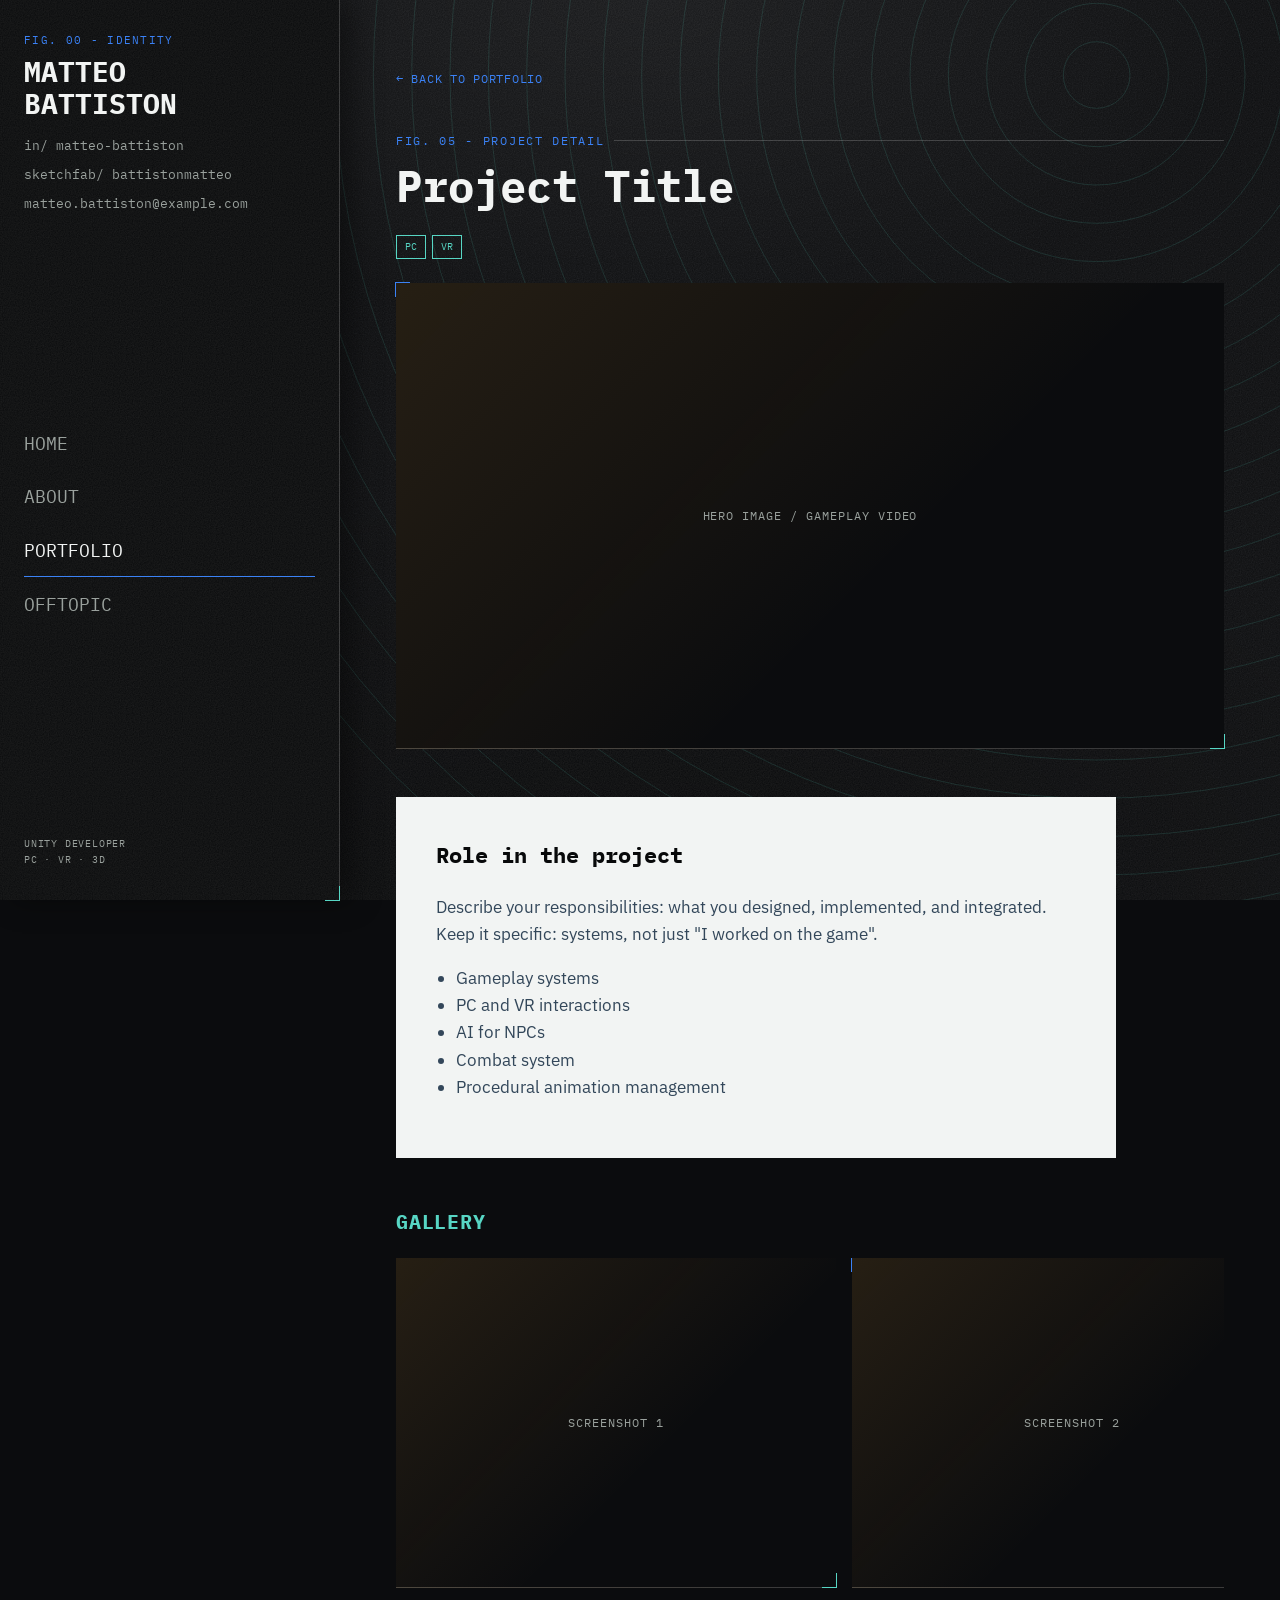
<file: project-example.html>
<!DOCTYPE html>
<html lang="en">
<head>
<meta charset="UTF-8">
<meta name="viewport" content="width=device-width, initial-scale=1.0">
<link rel="icon" type="image/svg+xml" href="assets/favicon.svg">
<title>Project Title - Matteo Battiston</title>
<link rel="preconnect" href="https://fonts.googleapis.com">
<link href="https://fonts.googleapis.com/css2?family=Space+Grotesk:wght@500;700&family=IBM+Plex+Sans:wght@400;500&family=IBM+Plex+Mono:wght@400;500&display=swap" rel="stylesheet">
<link rel="stylesheet" href="css/style.css">
</head>
<body>

<div class="layout">

  <!-- ============ SIDEBAR (same as index.html) ============ -->
  <aside class="sidebar crosshair">
    <div>
      <div class="sidebar__id">FIG. 00 - IDENTITY</div>
      <h1 class="sidebar__name">Matteo<br>Battiston</h1>
      <div class="sidebar__contact">
        <a href="https://linkedin.com/in/matteo-battiston" target="_blank" rel="noopener">in/ matteo-battiston</a>
        <a href="https://sketchfab.com/battistonmatteo" target="_blank" rel="noopener">sketchfab/ battistonmatteo</a>
        <a href="mailto:matteo.battiston@example.com">matteo.battiston@example.com</a>
      </div>
    </div>

    <nav class="sidebar__nav">
      <a href="index.html#home">Home</a>
      <a href="index.html#about">About</a>
      <a href="index.html#portfolio" class="is-active">Portfolio</a>
      <a href="index.html#offtopic">Offtopic</a>
    </nav>

    <div class="sidebar__footer">Unity Developer<br>PC · VR · 3D</div>
  </aside>

  <!-- ============ MAIN ============ -->
  <main class="main">

    <section class="section" style="margin-bottom: 40px;">
      <a href="index.html#portfolio" class="project-card__link">← Back to portfolio</a>
    </section>

    <section class="section" style="margin-bottom: 48px;">
      <div class="eyebrow">FIG. 05 - PROJECT DETAIL</div>
      <h2 class="section__title">Project Title</h2>
      <div class="project-card__tags" style="margin-bottom: 24px;">
        <span>PC</span><span>VR</span>
      </div>

      <!-- HERO MEDIA -->
      <div class="project-card__media crosshair" style="aspect-ratio: 16/9; margin-bottom: 48px;">
        <!-- Replace with <img> or <video controls> -->
        HERO IMAGE / GAMEPLAY VIDEO
      </div>

      <!-- ROLE / DESCRIPTION BLOCK -->
      <div style="background: var(--paper); color: var(--ink-blue-deep); padding: 40px; max-width: 720px;">
        <h3 style="font-family: var(--font-display); font-size: 22px; margin-top:0;">Role in the project</h3>
        <p style="color: #33475a;">
          Describe your responsibilities: what you designed, implemented, and integrated.
          Keep it specific: systems, not just "I worked on the game".
        </p>
        <ul style="color: #33475a; padding-left: 20px;">
          <li>Gameplay systems</li>
          <li>PC and VR interactions</li>
          <li>AI for NPCs</li>
          <li>Combat system</li>
          <li>Procedural animation management</li>
        </ul>
      </div>

      <!-- ADDITIONAL GALLERY - scroll-gallery autoplays and pauses on manual
           scroll (see js/main.js); img/video inside get lightbox zoom for free -->
      <h3 style="font-family: var(--font-mono); font-size: 20px; text-transform: uppercase; letter-spacing: 0.04em; color: var(--cyan-tag); margin: 48px 0 20px;">Gallery</h3>
      <div class="scroll-gallery">
        <div class="scroll-gallery__item project-card__media crosshair" style="aspect-ratio: 4/3;">SCREENSHOT 1</div>
        <div class="scroll-gallery__item project-card__media crosshair" style="aspect-ratio: 4/3;">SCREENSHOT 2</div>
        <div class="scroll-gallery__item project-card__media crosshair" style="aspect-ratio: 4/3;">SCREENSHOT 3</div>
      </div>
    </section>

  </main>
</div>

<script src="js/main.js"></script>
</body>
</html>
</file>
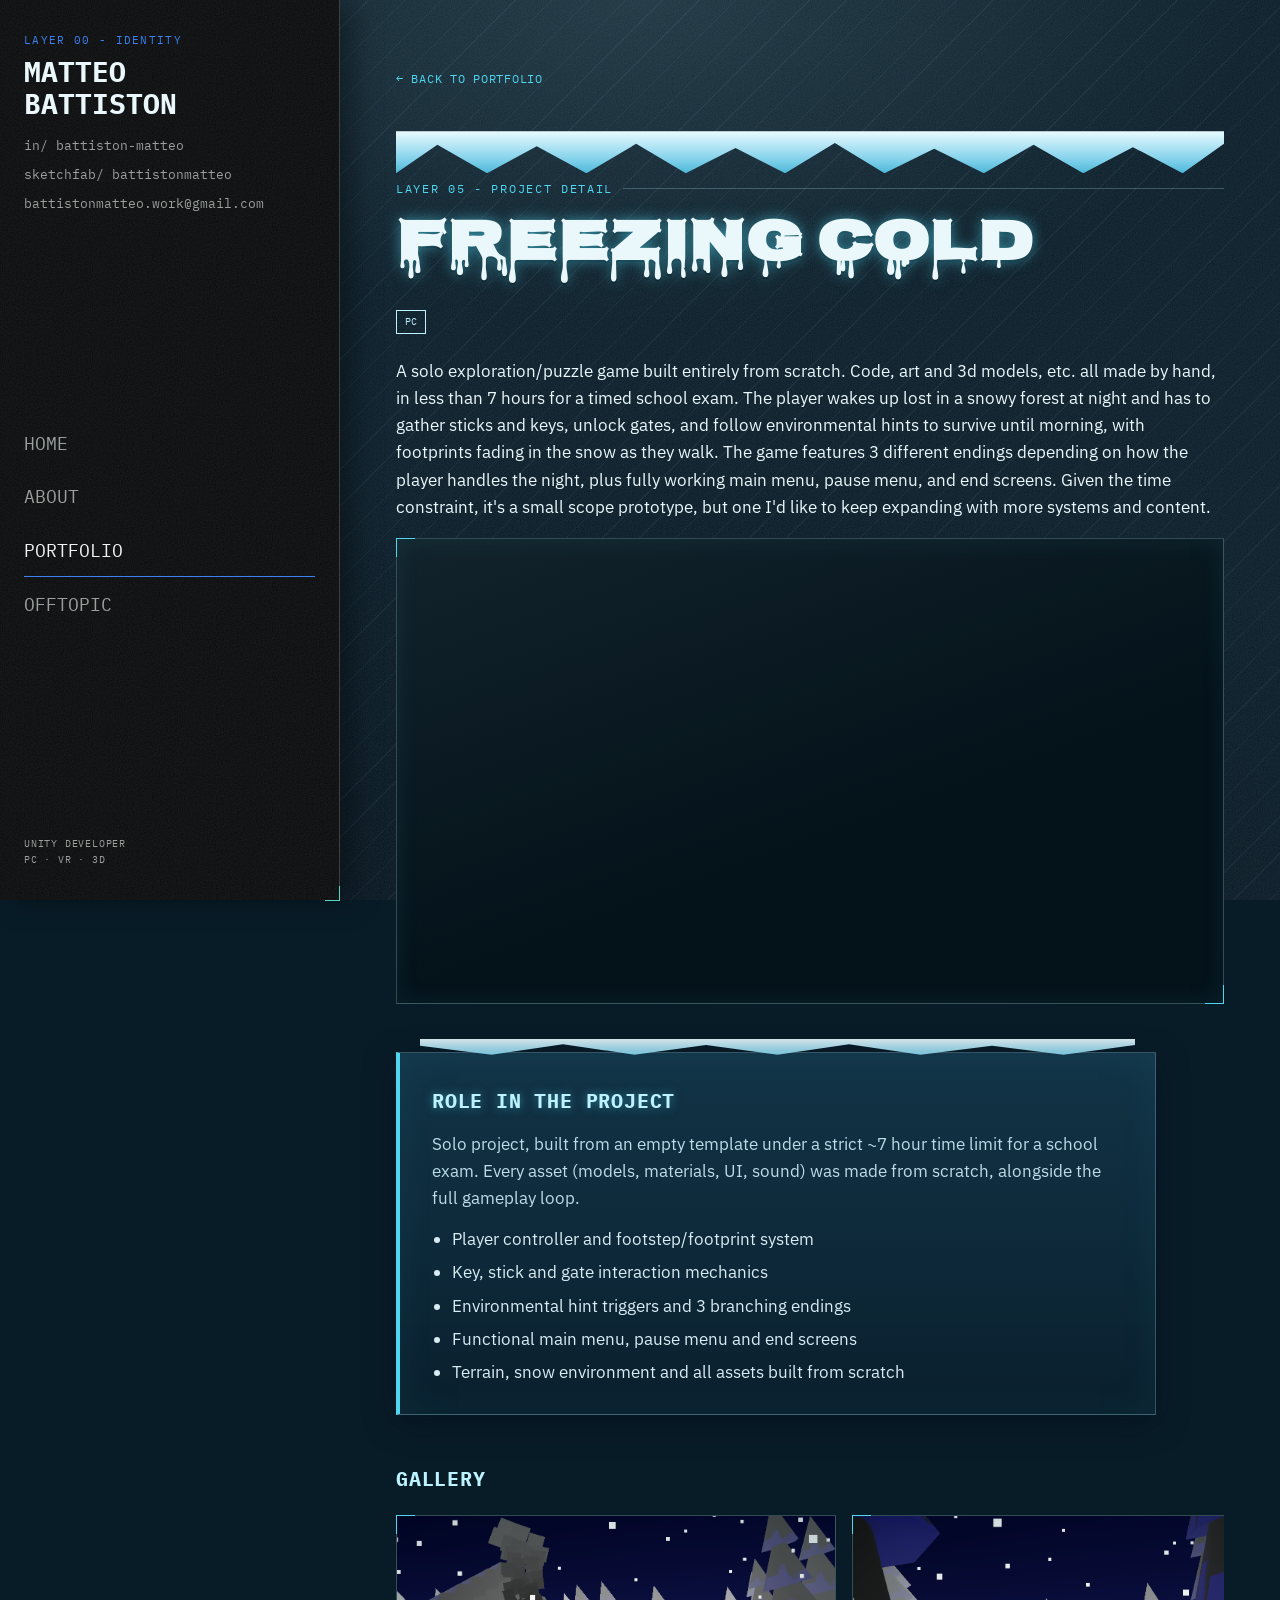
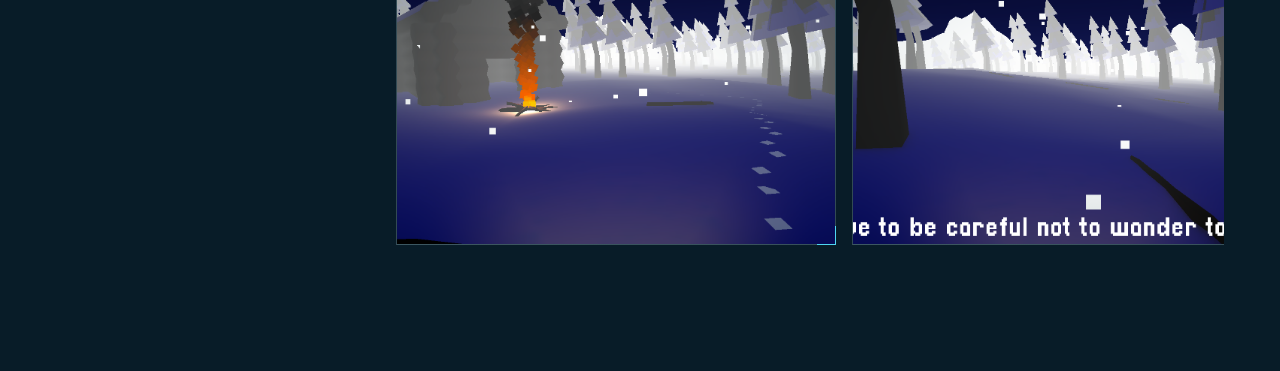
<file: project-freezingcold.html>
<!DOCTYPE html>
<html lang="en">
<head>
<meta charset="UTF-8">
<meta name="viewport" content="width=device-width, initial-scale=1.0">
<link rel="icon" type="image/svg+xml" href="assets/favicon.svg">
<title>Freezing Cold - Matteo Battiston</title>
<link rel="preconnect" href="https://fonts.googleapis.com">
<link href="https://fonts.googleapis.com/css2?family=Space+Grotesk:wght@500;700&family=IBM+Plex+Sans:wght@400;500&family=IBM+Plex+Mono:wght@400;500&family=Nosifer&display=swap" rel="stylesheet">
<link rel="stylesheet" href="css/style.css">
<link rel="stylesheet" href="css/theme-freezingcold.css">
</head>
<body class="theme-freezingcold">

<div class="layout">

  <!-- ============ SIDEBAR (same as index.html) ============ -->
  <aside class="sidebar crosshair">
    <div>
      <div class="sidebar__id">LAYER 00 - IDENTITY</div>
      <h1 class="sidebar__name">Matteo<br>Battiston</h1>
      <div class="sidebar__contact">
        <a href="https://www.linkedin.com/in/battiston-matteo/" target="_blank" rel="noopener">in/ battiston-matteo</a>
        <a href="https://sketchfab.com/battistonmatteo" target="_blank" rel="noopener">sketchfab/ battistonmatteo</a>
        <a href="mailto:battistonmatteo.work@gmail.com">battistonmatteo.work@gmail.com</a>
      </div>
    </div>

    <nav class="sidebar__nav">
      <a href="index.html#home">Home</a>
      <a href="index.html#about">About</a>
      <a href="index.html#portfolio" class="is-active">Portfolio</a>
      <a href="index.html#offtopic">Offtopic</a>
    </nav>

    <div class="sidebar__footer">Unity Developer<br>PC · VR · 3D</div>
  </aside>

  <!-- ============ MAIN ============ -->
  <main class="main">

    <section class="section" style="margin-bottom: 40px;">
      <a href="index.html#portfolio" class="project-card__link">← Back to portfolio</a>
    </section>

    <section class="section" style="margin-bottom: 48px;">
      <div class="eyebrow">LAYER 05 - PROJECT DETAIL</div>
      <h2 class="section__title">Freezing Cold</h2>
      <div class="project-card__tags" style="margin-bottom: 24px;">
        <span>PC</span>
      </div>
      <p style="max-width: 900px;">
        A solo exploration/puzzle game built entirely from scratch. Code, art and 3d models, etc. all made
        by hand, in less than 7 hours for a timed school exam.
        The player wakes up lost in a snowy forest at night and has to gather sticks and keys, unlock gates, and follow environmental
        hints to survive until morning, with footprints fading in the snow as they walk.
        The game features 3 different endings depending on how the player handles the night, plus fully working main menu, pause menu, and end screens.
        Given the time constraint, it's a small scope prototype, but one I'd like to keep expanding with more systems and content.
      </p>

      <div class="project-card__media crosshair" style="aspect-ratio: 16/9; margin-bottom: 8px;">
        <video src="assets/freezingcold/hero.mp4" autoplay muted loop playsinline></video>
      </div>
    </section>

    <section class="section" style="margin-bottom: 48px;">
      <div class="role-block">
        <h3>Role in the project</h3>
        <p>
          Solo project, built from an empty template under a strict ~7 hour time limit for a school exam.
          Every asset (models, materials, UI, sound) was made from scratch, alongside the full gameplay loop.
        </p>
        <ul>
          <li>Player controller and footstep/footprint system</li>
          <li>Key, stick and gate interaction mechanics</li>
          <li>Environmental hint triggers and 3 branching endings</li>
          <li>Functional main menu, pause menu and end screens</li>
          <li>Terrain, snow environment and all assets built from scratch</li>
        </ul>
      </div>
    </section>

    <section class="section" style="margin-bottom: 48px;">
      <h3 style="font-family: var(--font-mono); font-size: 20px; text-transform: uppercase; letter-spacing: 0.04em; color: var(--cyan-tag); margin: 0 0 20px;">Gallery</h3>
      <div class="scroll-gallery">
        <div class="scroll-gallery__item project-card__media crosshair" style="aspect-ratio: 4/3;">
          <img src="assets/freezingcold/cabin-fire.png" alt="Bonfire burning next to a cabin in a snowy pine forest at night">
        </div>
        <div class="scroll-gallery__item project-card__media crosshair" style="aspect-ratio: 4/3;">
          <img src="assets/freezingcold/wander-warning.png" alt="Snowy forest path with the on-screen line 'I have to be careful not to wander too far away'">
        </div>
        <div class="scroll-gallery__item project-card__media crosshair" style="aspect-ratio: 4/3;">
          <img src="assets/freezingcold/key-hint.png" alt="Locked gate hint pointing the player toward a cabin across the map">
        </div>
        <div class="scroll-gallery__item project-card__media crosshair" style="aspect-ratio: 4/3;">
          <video src="assets/freezingcold/locked-gate.mp4" autoplay muted loop playsinline></video>
        </div>
        <div class="scroll-gallery__item project-card__media crosshair" style="aspect-ratio: 4/3;">
          <video src="assets/freezingcold/green-vision.mp4" autoplay muted loop playsinline></video>
        </div>
      </div>
    </section>

  </main>
</div>

<script src="js/main.js"></script>
</body>
</html>
</file>
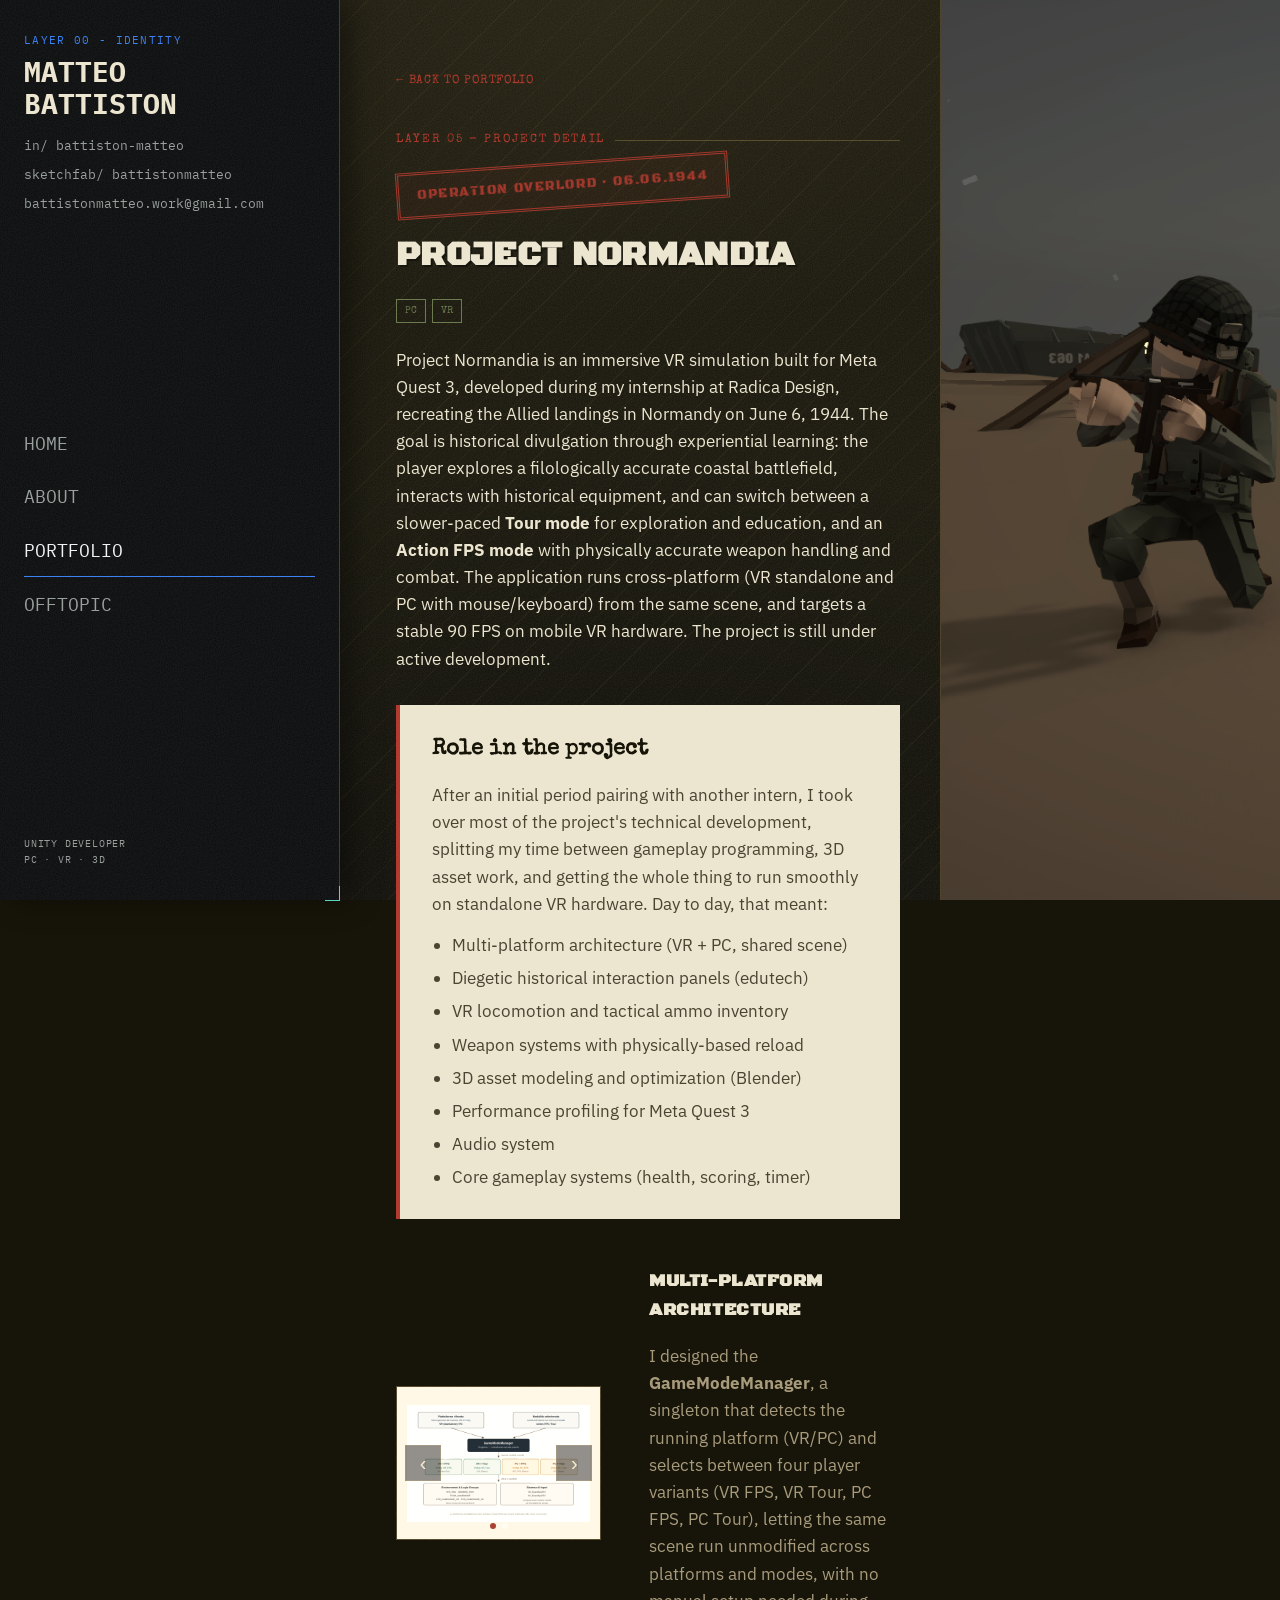
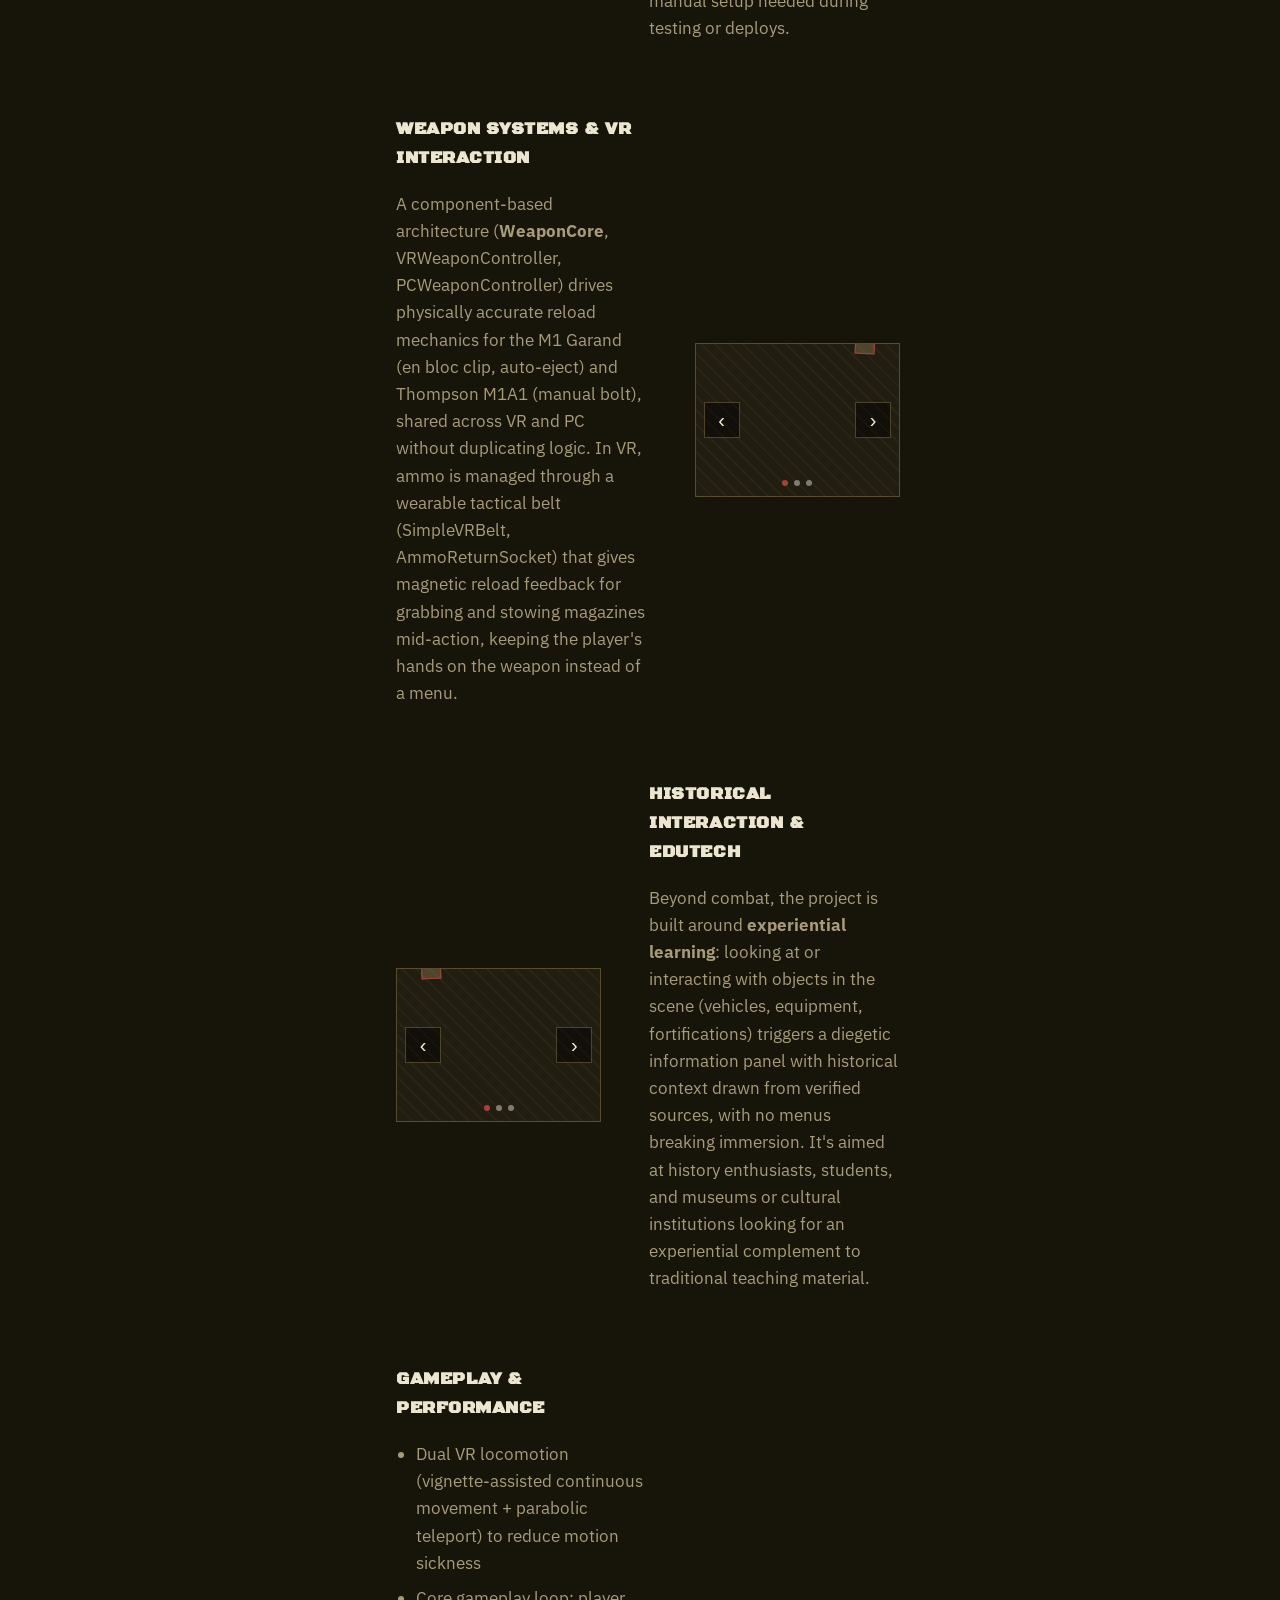
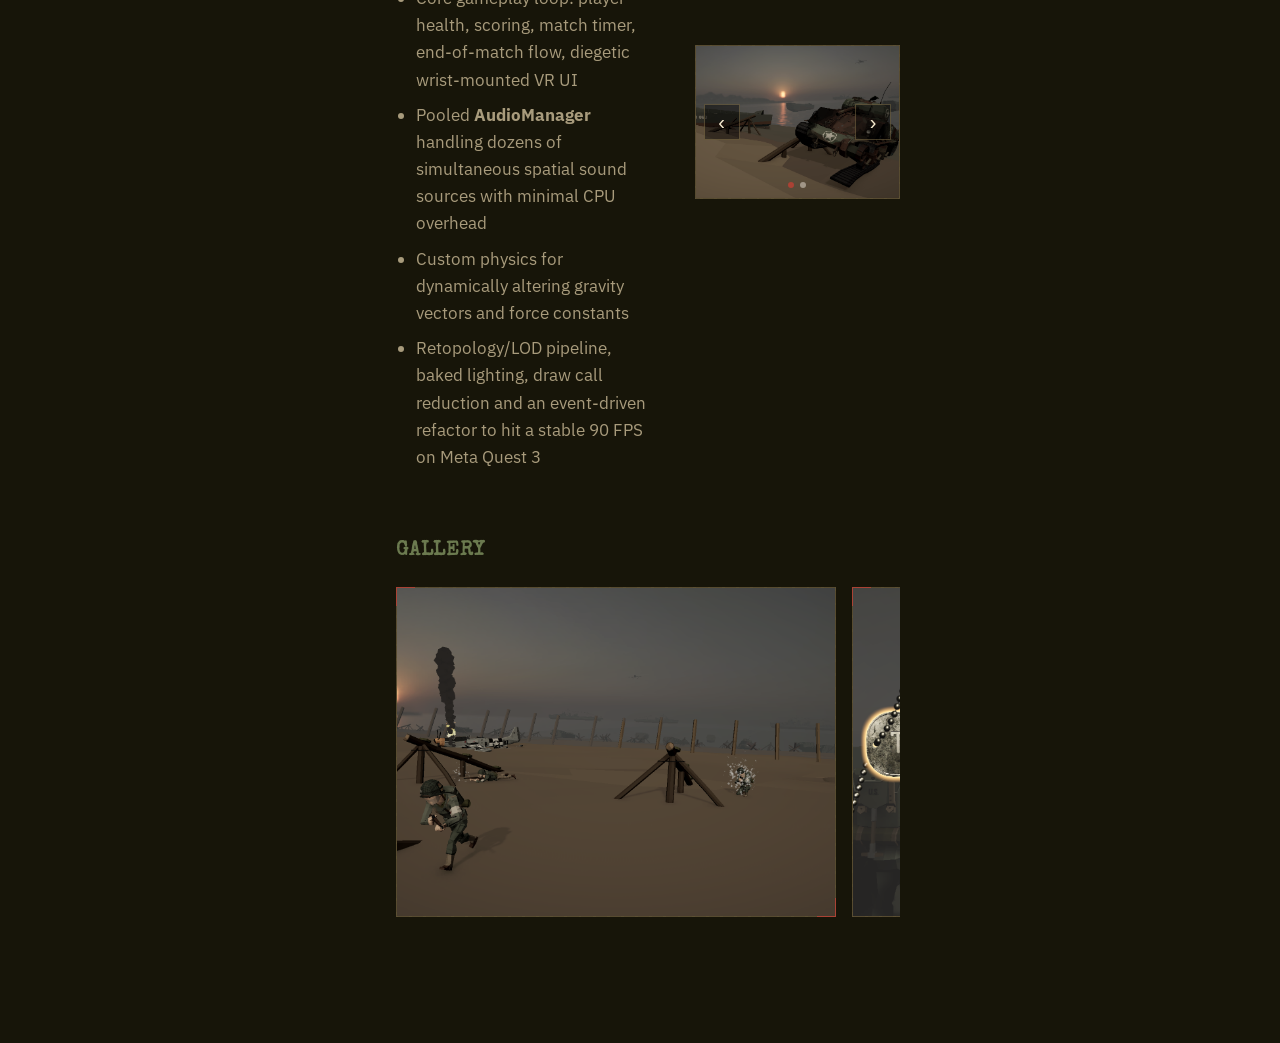
<file: project-normandia.html>
<!DOCTYPE html>
<html lang="en">
<head>
<meta charset="UTF-8">
<meta name="viewport" content="width=device-width, initial-scale=1.0">
<link rel="icon" type="image/svg+xml" href="assets/favicon.svg">
<title>Project Normandia - Matteo Battiston</title>
<link rel="preconnect" href="https://fonts.googleapis.com">
<link href="https://fonts.googleapis.com/css2?family=Space+Grotesk:wght@500;700&family=IBM+Plex+Sans:wght@400;500&family=IBM+Plex+Mono:wght@400;500&family=Black+Ops+One&family=Special+Elite&display=swap" rel="stylesheet">
<link rel="stylesheet" href="css/style.css">
<link rel="stylesheet" href="css/theme-normandia.css">
</head>
<body class="theme-normandia">

<div class="layout">

  <!-- ============ SIDEBAR (same as index.html) ============ -->
  <aside class="sidebar crosshair">
    <div>
      <div class="sidebar__id">LAYER 00 - IDENTITY</div>
      <h1 class="sidebar__name">Matteo<br>Battiston</h1>
      <div class="sidebar__contact">
        <a href="https://www.linkedin.com/in/battiston-matteo/" target="_blank" rel="noopener">in/ battiston-matteo</a>
        <a href="https://sketchfab.com/battistonmatteo" target="_blank" rel="noopener">sketchfab/ battistonmatteo</a>
        <a href="mailto:battistonmatteo.work@gmail.com">battistonmatteo.work@gmail.com</a>
      </div>
    </div>

    <nav class="sidebar__nav">
      <a href="index.html#home">Home</a>
      <a href="index.html#about">About</a>
      <a href="index.html#portfolio" class="is-active">Portfolio</a>
      <a href="index.html#offtopic">Offtopic</a>
    </nav>

    <div class="sidebar__footer">Unity Developer<br>PC · VR · 3D</div>
  </aside>

  <!-- ============ MAIN ============ -->
  <main class="main">

    <section class="section" style="margin-bottom: 40px;">
      <a href="index.html#portfolio" class="project-card__link">← Back to portfolio</a>
    </section>

    <section class="section" style="margin-bottom: 48px;">
      <div class="eyebrow">LAYER 05 - PROJECT DETAIL</div>
      <div class="stamp">Operation Overlord · 06.06.1944</div>
      <h2 class="section__title">Project Normandia</h2>
      <div class="project-card__tags" style="margin-bottom: 24px;">
        <span>PC</span><span>VR</span>
      </div>
      <p style="max-width: 900px;">
        Project Normandia is an immersive VR simulation built for Meta Quest 3, developed during
        my internship at Radica Design, recreating the Allied landings in Normandy on June 6, 1944.
        The goal is historical divulgation through experiential learning: the player explores a
        filologically accurate coastal battlefield, interacts with historical equipment, and can
        switch between a slower-paced <strong>Tour mode</strong> for exploration and education, and
        an <strong>Action FPS mode</strong> with physically accurate weapon handling and combat.
        The application runs cross-platform (VR standalone and PC with mouse/keyboard) from the
        same scene, and targets a stable 90 FPS on mobile VR hardware. The project is still under
        active development.
      </p>

      <div class="role-block">
        <h3>Role in the project</h3>
        <p>
          After an initial period pairing with another intern, I took over most of the project's
          technical development, splitting my time between gameplay programming, 3D asset work,
          and getting the whole thing to run smoothly on standalone VR hardware. Day to day, that meant:
        </p>
        <ul>
          <li>Multi-platform architecture (VR + PC, shared scene)</li>
          <li>Diegetic historical interaction panels (edutech)</li>
          <li>VR locomotion and tactical ammo inventory</li>
          <li>Weapon systems with physically-based reload</li>
          <li>3D asset modeling and optimization (Blender)</li>
          <li>Performance profiling for Meta Quest 3</li>
          <li>Audio system</li>
          <li>Core gameplay systems (health, scoring, timer)</li>
        </ul>
      </div>
    </section>

    <section class="section" style="margin-bottom: 48px;">

      <!-- ROW 1 - image left, text right -->
      <div class="detail-row">
        <div class="detail-row__media project-card__media crosshair gallery" style="aspect-ratio: 4/3;" data-gallery>
          <div class="gallery__track">
            <img src="assets/normandia/gmm-diagram.png" alt="GameModeManager architecture diagram: platform and mode detection, four player prefab variants, environment and input activation" style="object-fit: contain; background: #f4f1e8; padding: 10px;">
            <video src="assets/normandia/menu.mp4" autoplay muted loop playsinline></video>
          </div>
          <button type="button" class="gallery__arrow gallery__arrow--prev" aria-label="Previous image">&#8249;</button>
          <button type="button" class="gallery__arrow gallery__arrow--next" aria-label="Next image">&#8250;</button>
          <div class="gallery__dots"></div>
        </div>
        <div class="detail-row__text">
          <h3>Multi-platform architecture</h3>
          <p>
            I designed the <strong>GameModeManager</strong>, a singleton that detects the running
            platform (VR/PC) and selects between four player variants (VR FPS, VR Tour, PC FPS,
            PC Tour), letting the same scene run unmodified across platforms and modes, with no
            manual setup needed during testing or deploys.
          </p>
        </div>
      </div>

      <!-- ROW 2 - text left, image right -->
      <div class="detail-row is-reverse">
        <div class="detail-row__media project-card__media crosshair gallery" style="aspect-ratio: 4/3;" data-gallery>
          <div class="gallery__track">
            <video src="assets/normandia/belt-reload.mp4" autoplay muted loop playsinline></video>
            <img src="assets/normandia/weapons-closeup.png" alt="Close-up of the M1 Garand, Thompson M1A1, Lee-Enfield and StG 44 weapon models" style="object-position: 60% 45%;">
            <img src="assets/normandia/ammo-pouches-belt.png" alt="Tactical belt with four ammo pouches for the VR magazine reload system" style="object-position: 50% 45%;">
          </div>
          <button type="button" class="gallery__arrow gallery__arrow--prev" aria-label="Previous image">&#8249;</button>
          <button type="button" class="gallery__arrow gallery__arrow--next" aria-label="Next image">&#8250;</button>
          <div class="gallery__dots"></div>
        </div>
        <div class="detail-row__text">
          <h3>Weapon systems &amp; VR interaction</h3>
          <p>
            A component-based architecture (<strong>WeaponCore</strong>, VRWeaponController,
            PCWeaponController) drives physically accurate reload mechanics for the M1 Garand
            (en bloc clip, auto-eject) and Thompson M1A1 (manual bolt), shared across VR and PC
            without duplicating logic. In VR, ammo is managed through a wearable tactical belt
            (SimpleVRBelt, AmmoReturnSocket) that gives magnetic reload feedback for grabbing and
            stowing magazines mid-action, keeping the player's hands on the weapon instead of a menu.
          </p>
        </div>
      </div>

      <!-- ROW 3 - image left, text right -->
      <div class="detail-row">
        <div class="detail-row__media project-card__media crosshair gallery" style="aspect-ratio: 4/3;" data-gallery>
          <div class="gallery__track">
            <video src="assets/normandia/point-interaction.mp4" autoplay muted loop playsinline></video>
            <video src="assets/normandia/npc-interaction.mp4" autoplay muted loop playsinline></video>
            <img src="assets/normandia/tank-obstacles-interactable.png" alt="Sherman tank on the beach highlighted as an interactable object, ready to show historical context" style="object-position: 55% 55%;">
          </div>
          <button type="button" class="gallery__arrow gallery__arrow--prev" aria-label="Previous image">&#8249;</button>
          <button type="button" class="gallery__arrow gallery__arrow--next" aria-label="Next image">&#8250;</button>
          <div class="gallery__dots"></div>
        </div>
        <div class="detail-row__text">
          <h3>Historical interaction &amp; edutech</h3>
          <p>
            Beyond combat, the project is built around <strong>experiential learning</strong>: looking at
            or interacting with objects in the scene (vehicles, equipment, fortifications) triggers a
            diegetic information panel with historical context drawn from verified sources, with no
            menus breaking immersion. It's aimed at history enthusiasts, students, and museums or cultural
            institutions looking for an experiential complement to traditional teaching material.
          </p>
        </div>
      </div>

      <!-- ROW 4 - text left, image right -->
      <div class="detail-row is-reverse">
        <div class="detail-row__media project-card__media crosshair gallery" style="aspect-ratio: 4/3;" data-gallery>
          <div class="gallery__track">
            <img src="assets/normandia/tank-landingcraft-sunset.png" alt="Sherman tank and landing craft on the beach at sunset, part of the optimized battle scene" style="object-position: 65% 55%;">
            <img src="assets/normandia/soldier-advancing-rifle.png" alt="Soldier advancing with rifle raised across the beach under fire" style="object-position: 30% 55%;">
          </div>
          <button type="button" class="gallery__arrow gallery__arrow--prev" aria-label="Previous image">&#8249;</button>
          <button type="button" class="gallery__arrow gallery__arrow--next" aria-label="Next image">&#8250;</button>
          <div class="gallery__dots"></div>
        </div>
        <div class="detail-row__text">
          <h3>Gameplay &amp; performance</h3>
          <ul>
            <li>Dual VR locomotion (vignette-assisted continuous movement + parabolic teleport) to reduce motion sickness</li>
            <li>Core gameplay loop: player health, scoring, match timer, end-of-match flow, diegetic wrist-mounted VR UI</li>
            <li>Pooled <strong>AudioManager</strong> handling dozens of simultaneous spatial sound sources with minimal CPU overhead</li>
            <li>Custom physics for dynamically altering gravity vectors and force constants</li>
            <li>Retopology/LOD pipeline, baked lighting, draw call reduction and an event-driven refactor to hit a stable 90 FPS on Meta Quest 3</li>
          </ul>
        </div>
      </div>

    </section>

    <section class="section" style="margin-bottom: 48px;">
      <h3 style="font-family: var(--font-mono); font-size: 20px; text-transform: uppercase; letter-spacing: 0.04em; color: var(--cyan-tag); margin: 0 0 20px;">Gallery</h3>
      <div class="scroll-gallery">
        <div class="scroll-gallery__item project-card__media crosshair" style="aspect-ratio: 4/3;">
          <img src="assets/normandia/soldier-boat-sunset-wreck.png" alt="Soldiers advancing under fire past a landing craft and crashed plane at sunset">
        </div>
        <div class="scroll-gallery__item project-card__media crosshair" style="aspect-ratio: 4/3;">
          <img src="assets/normandia/dogtags-menu.png" alt="Diegetic mode-select menu: Tour and FPS dog tags hanging in front of the landing craft">
        </div>
        <div class="scroll-gallery__item project-card__media crosshair" style="aspect-ratio: 4/3;">
          <img src="assets/normandia/plane-wreck-smoke.png" alt="Crashed plane burning on the beach with the invasion fleet offshore">
        </div>
        <div class="scroll-gallery__item project-card__media crosshair" style="aspect-ratio: 4/3;">
          <img src="assets/normandia/hero-soldiers.png" alt="Two soldiers advancing through fog past beach obstacles under fire">
        </div>
      </div>
    </section>

  </main>

  <!-- ============ SIDE BANNER (project-specific, right column) ============ -->
  <aside class="side-banner crosshair">
    <img src="assets/normandia/hero-soldier-kneeling.png" alt="Soldier kneeling and firing a Thompson near the landing craft on the beach" class="side-banner__img">
  </aside>
</div>

<script src="js/main.js"></script>
</body>
</html>
</file>
<file: css/style.css>
/* =========================================================
   PRINT BED PORTFOLIO - design tokens
   ========================================================= */
:root {
  --ink-blue: #0b0c0e;        /* build-plate background */
  --ink-blue-deep: #08090a;   /* darker panel, more separation from main */
  --grid-line: rgba(255, 255, 255, 0.09);
  --grid-line-strong: rgba(255, 255, 255, 0.18);
  --paper: #f2f4f3;           /* near-white for text blocks */
  --paper-dim: #9aa19d;
  --amber: #3b82f6;           /* primary accent */
  --amber-dim: #2f5fc4;
  --cyan-tag: #57d6c4;        /* cool-plastic accent */

  --font-display: 'IBM Plex Mono', monospace;
  --font-body: 'IBM Plex Sans', sans-serif;
  --font-mono: 'IBM Plex Mono', monospace;

  /* fine render-grain, tiled - viewport texture instead of a flat fill */
  --noise: url("data:image/svg+xml,%3Csvg xmlns='http://www.w3.org/2000/svg' width='90' height='90'%3E%3Cfilter id='n'%3E%3CfeTurbulence type='fractalNoise' baseFrequency='0.85' numOctaves='2' stitchTiles='stitch'/%3E%3CfeColorMatrix type='matrix' values='0 0 0 0 1  0 0 0 0 1  0 0 0 0 1  0 0 0 0.09 0'/%3E%3C/filter%3E%3Crect width='90' height='90' filter='url(%23n)'/%3E%3C/svg%3E");

  /* single non-tiled ring cluster, off-center - not repeated across the page */
  --rings: url("data:image/svg+xml,%3Csvg xmlns='http://www.w3.org/2000/svg' width='1920' height='1080' viewBox='0 0 1920 1080'%3E%3Ccircle cx='1700' cy='90' r='40' fill='none' stroke='rgb(87,214,196)' stroke-opacity='0.16' stroke-width='1'/%3E%3Ccircle cx='1700' cy='90' r='86' fill='none' stroke='rgb(87,214,196)' stroke-opacity='0.16' stroke-width='1'/%3E%3Ccircle cx='1700' cy='90' r='132' fill='none' stroke='rgb(87,214,196)' stroke-opacity='0.16' stroke-width='1'/%3E%3Ccircle cx='1700' cy='90' r='178' fill='none' stroke='rgb(87,214,196)' stroke-opacity='0.16' stroke-width='1'/%3E%3Ccircle cx='1700' cy='90' r='224' fill='none' stroke='rgb(87,214,196)' stroke-opacity='0.16' stroke-width='1'/%3E%3Ccircle cx='1700' cy='90' r='270' fill='none' stroke='rgb(87,214,196)' stroke-opacity='0.16' stroke-width='1'/%3E%3Ccircle cx='1700' cy='90' r='316' fill='none' stroke='rgb(87,214,196)' stroke-opacity='0.16' stroke-width='1'/%3E%3Ccircle cx='1700' cy='90' r='362' fill='none' stroke='rgb(87,214,196)' stroke-opacity='0.16' stroke-width='1'/%3E%3Ccircle cx='1700' cy='90' r='408' fill='none' stroke='rgb(87,214,196)' stroke-opacity='0.16' stroke-width='1'/%3E%3Ccircle cx='1700' cy='90' r='454' fill='none' stroke='rgb(87,214,196)' stroke-opacity='0.16' stroke-width='1'/%3E%3Ccircle cx='1700' cy='90' r='500' fill='none' stroke='rgb(87,214,196)' stroke-opacity='0.16' stroke-width='1'/%3E%3Ccircle cx='1700' cy='90' r='546' fill='none' stroke='rgb(87,214,196)' stroke-opacity='0.16' stroke-width='1'/%3E%3Ccircle cx='1700' cy='90' r='592' fill='none' stroke='rgb(87,214,196)' stroke-opacity='0.16' stroke-width='1'/%3E%3Ccircle cx='1700' cy='90' r='638' fill='none' stroke='rgb(87,214,196)' stroke-opacity='0.16' stroke-width='1'/%3E%3Ccircle cx='1700' cy='90' r='684' fill='none' stroke='rgb(87,214,196)' stroke-opacity='0.16' stroke-width='1'/%3E%3Ccircle cx='1700' cy='90' r='730' fill='none' stroke='rgb(87,214,196)' stroke-opacity='0.16' stroke-width='1'/%3E%3Ccircle cx='1700' cy='90' r='776' fill='none' stroke='rgb(87,214,196)' stroke-opacity='0.16' stroke-width='1'/%3E%3Ccircle cx='1700' cy='90' r='822' fill='none' stroke='rgb(87,214,196)' stroke-opacity='0.16' stroke-width='1'/%3E%3Ccircle cx='1700' cy='90' r='868' fill='none' stroke='rgb(87,214,196)' stroke-opacity='0.16' stroke-width='1'/%3E%3Ccircle cx='1700' cy='90' r='914' fill='none' stroke='rgb(87,214,196)' stroke-opacity='0.16' stroke-width='1'/%3E%3Ccircle cx='1700' cy='90' r='960' fill='none' stroke='rgb(87,214,196)' stroke-opacity='0.16' stroke-width='1'/%3E%3Ccircle cx='1700' cy='90' r='1006' fill='none' stroke='rgb(87,214,196)' stroke-opacity='0.16' stroke-width='1'/%3E%3Ccircle cx='1700' cy='90' r='1052' fill='none' stroke='rgb(87,214,196)' stroke-opacity='0.16' stroke-width='1'/%3E%3Ccircle cx='1700' cy='90' r='1098' fill='none' stroke='rgb(87,214,196)' stroke-opacity='0.16' stroke-width='1'/%3E%3Ccircle cx='1700' cy='90' r='1144' fill='none' stroke='rgb(87,214,196)' stroke-opacity='0.16' stroke-width='1'/%3E%3Ccircle cx='1700' cy='90' r='1190' fill='none' stroke='rgb(87,214,196)' stroke-opacity='0.16' stroke-width='1'/%3E%3C/svg%3E");
}

* { box-sizing: border-box; }

html { scroll-behavior: smooth; }

body {
  margin: 0;
  background-color: var(--ink-blue);
  background-image:
    var(--noise),
    var(--rings),
    radial-gradient(ellipse 80% 60% at 50% 0%, rgba(255, 255, 255, 0.05), transparent 60%),
    radial-gradient(ellipse 120% 90% at 50% 100%, rgba(0, 0, 0, 0.4), transparent 55%);
  background-repeat: repeat, no-repeat, no-repeat, no-repeat;
  background-position: 0 0, top right, 0 0, 0 0;
  background-size: auto, cover, auto, auto;
  background-attachment: fixed, fixed, fixed, fixed;
  color: var(--paper);
  font-family: var(--font-body);
  font-size: 17px;
  line-height: 1.6;
}

a { color: inherit; text-decoration: none; }

/* corner registration mark, reused on panels/cards - nozzle / bed-temp colors */
.crosshair { position: relative; }
.crosshair::before,
.crosshair::after {
  content: "";
  position: absolute;
  width: 14px;
  height: 14px;
  border: 1px solid var(--amber);
  pointer-events: none;
}
.crosshair::before { top: -1px; left: -1px; border-right: none; border-bottom: none; }
.crosshair::after { bottom: -1px; right: -1px; border-left: none; border-top: none; border-color: var(--cyan-tag); }

/* =========================================================
   LAYOUT
   ========================================================= */
.layout {
  display: grid;
  grid-template-columns: 340px 1fr;
  min-height: 100vh;
}

/* ---------- SIDEBAR ---------- */
.sidebar {
  position: sticky;
  top: 0;
  align-self: start;
  height: 100vh;
  padding: 32px 24px;
  background-color: var(--ink-blue-deep);
  background-image: var(--noise);
  background-repeat: repeat;
  border-right: 1px solid var(--grid-line-strong);
  box-shadow: 12px 0 28px rgba(0, 0, 0, 0.4);
  display: flex;
  flex-direction: column;
  gap: 40px;
}

.sidebar__id {
  font-family: var(--font-mono);
  font-size: 11px;
  letter-spacing: 0.12em;
  color: var(--amber);
  text-transform: uppercase;
  margin-bottom: 6px;
}

.sidebar__name {
  font-family: var(--font-display);
  font-size: 28px;
  line-height: 1.15;
  margin: 0 0 16px;
  text-transform: uppercase;
}

.sidebar__contact {
  display: flex;
  flex-direction: column;
  gap: 8px;
  font-family: var(--font-mono);
  font-size: 13px;
  color: var(--paper-dim);
}
.sidebar__contact a:hover { color: var(--amber); }

.sidebar__nav {
  display: flex;
  flex-direction: column;
  gap: 4px;
  margin-top: auto;
  margin-bottom: auto;
}
.sidebar__nav a {
  font-family: var(--font-display);
  font-size: 18px;
  text-transform: uppercase;
  padding: 10px 0;
  color: var(--paper-dim);
  border-bottom: 1px solid transparent;
  display: flex;
  justify-content: space-between;
  align-items: baseline;
  transition: color 0.15s ease, border-color 0.15s ease;
}
.sidebar__nav a span { font-size: 12px; color: var(--cyan-tag); }
.sidebar__nav a:hover,
.sidebar__nav a.is-active {
  color: var(--paper);
  border-bottom-color: var(--amber);
}

.sidebar__footer {
  font-family: var(--font-mono);
  font-size: 10px;
  letter-spacing: 0.08em;
  color: var(--paper-dim);
  text-transform: uppercase;
}

/* ---------- MAIN ---------- */
.main { padding: 64px 56px; max-width: 1400px; min-width: 0; }

.section { margin-bottom: 120px; scroll-margin-top: 40px; }

.eyebrow {
  font-family: var(--font-mono);
  font-size: 12px;
  letter-spacing: 0.14em;
  text-transform: uppercase;
  color: var(--amber);
  display: flex;
  align-items: center;
  gap: 10px;
  margin-bottom: 12px;
}
.eyebrow::after {
  content: "";
  flex: 1;
  height: 1px;
  background: var(--grid-line-strong);
}

.section__title {
  font-family: var(--font-display);
  font-size: 44px;
  line-height: 1.1;
  margin: 0 0 24px;
  max-width: 720px;
}

.section__lead {
  font-size: 17px;
  color: var(--paper-dim);
  max-width: 560px;
  margin-bottom: 8px;
}

/* ---------- HOME / HERO ---------- */
.hero {
  position: relative;
  min-height: 70vh;
  display: flex;
  flex-direction: column;
  justify-content: center;
}
.hero__role {
  font-family: var(--font-mono);
  font-size: 14px;
  color: var(--cyan-tag);
  margin-bottom: 18px;
}
.hero__title {
  font-family: var(--font-display);
  font-size: 64px;
  line-height: 1.05;
  margin: 0 0 24px;
  max-width: 780px;
}
.hero__title span { color: var(--amber); }
.hero__desc {
  font-size: 18px;
  color: var(--paper-dim);
  max-width: 540px;
  margin-bottom: 32px;
}
.hero__cta {
  display: inline-flex;
  align-items: center;
  gap: 10px;
  font-family: var(--font-mono);
  font-size: 13px;
  text-transform: uppercase;
  letter-spacing: 0.08em;
  padding: 14px 22px;
  border: 1px solid var(--amber);
  color: var(--amber);
  width: fit-content;
  transition: background 0.15s ease, color 0.15s ease;
}
.hero__cta:hover { background: var(--amber); color: var(--ink-blue-deep); }
.hero__render {
  position: absolute;
  top: 50%;
  right: -40px;
  transform: translateY(-50%);
  width: 46vw;
  max-width: 560px;
  opacity: 0.85;
  pointer-events: none;
  z-index: -1;
}
@media (max-width: 900px) {
  .hero__render { display: none; }
}

/* ---------- ABOUT ---------- */
.about__grid {
  display: grid;
  grid-template-columns: 1.2fr 1fr;
  gap: 48px;
  align-items: start;
}
.about__text p { color: var(--paper-dim); margin-bottom: 16px; }

.spec-list { list-style: none; margin: 0; padding: 0; }
.spec-list li {
  display: flex;
  align-items: center;
  justify-content: space-between;
  gap: 16px;
  font-family: var(--font-mono);
  font-size: 13px;
  line-height: 20px;
  padding: 10px 0;
  border-top: 1px dashed var(--grid-line-strong);
  transition: border-color 3s cubic-bezier(0.16, 0.8, 0.3, 1);
}
.spec-list li:last-child { border-bottom: 1px dashed var(--grid-line-strong); }
.spec-list li.is-visible { border-top-color: var(--cyan-tag); }
.spec-list li:last-child.is-visible { border-bottom-color: var(--cyan-tag); }
.spec-list li span:first-child { flex: 0 0 auto; color: var(--paper-dim); text-transform: uppercase; letter-spacing: 0.06em; }
.spec-list li span:last-child { flex: 1 1 auto; color: var(--paper); text-align: right; }

/* ---------- PROJECT DETAIL - ALTERNATING ROWS ---------- */
.detail-row {
  display: flex;
  align-items: center;
  gap: 48px;
  margin-bottom: 56px;
}
.detail-row.is-reverse { flex-direction: row-reverse; }
.detail-row__media { flex: 1 1 45%; min-width: 0; }
.detail-row__text { flex: 1 1 55%; min-width: 0; }
.detail-row__text h3 {
  font-family: var(--font-display);
  font-size: 23px;
  margin-top: 0;
  color: var(--paper);
}
.detail-row__text p, .detail-row__text li { color: var(--paper-dim); font-size: 17px; }
.detail-row__text ul { padding-left: 20px; margin: 0; }
.detail-row__text li { margin-bottom: 8px; }

/* ---------- IMAGE GALLERY (slideshow with arrows/dots) ---------- */
.gallery { position: relative; overflow: hidden; }
.gallery__track {
  display: flex;
  width: 100%;
  height: 100%;
  transition: transform 0.45s cubic-bezier(0.65, 0, 0.35, 1);
}
.gallery__track img,
.gallery__track video {
  flex: 0 0 100%;
  width: 100%;
  height: 100%;
  object-fit: cover;
}
.gallery__arrow {
  position: absolute;
  top: 50%;
  transform: translateY(-50%);
  width: 36px;
  height: 36px;
  background: rgba(0, 0, 0, 0.45);
  border: 1px solid var(--grid-line-strong);
  color: var(--paper);
  font-size: 20px;
  line-height: 1;
  cursor: pointer;
  z-index: 3;
  transition: border-color 0.15s ease, color 0.15s ease, background 0.15s ease;
}
.gallery__arrow:hover { border-color: var(--amber); color: var(--amber); background: rgba(0, 0, 0, 0.65); }
.gallery__arrow--prev { left: 8px; }
.gallery__arrow--next { right: 8px; }
.gallery__dots {
  position: absolute;
  bottom: 10px;
  left: 50%;
  transform: translateX(-50%);
  display: flex;
  gap: 6px;
  z-index: 3;
}
.gallery__dot {
  width: 6px;
  height: 6px;
  border-radius: 50%;
  border: none;
  padding: 0;
  background: rgba(255, 255, 255, 0.4);
  cursor: pointer;
}
.gallery__dot.is-active { background: var(--amber); }
/* Single-image galleries hide the chrome entirely - set by JS via this class */
.gallery.has-one-slide .gallery__arrow,
.gallery.has-one-slide .gallery__dots { display: none; }

@media (prefers-reduced-motion: reduce) {
  .gallery__track { transition: none !important; }
}

/* ---------- SCROLL GALLERY (horizontal filmstrip) ---------- */
.scroll-gallery {
  display: flex;
  gap: 16px;
  overflow-x: auto;
  padding-bottom: 14px;
  scrollbar-width: thin;
  scrollbar-color: var(--grid-line-strong) transparent;
}
/* Snap is only enabled once the user takes manual control - while the
   autoplay loop drives scrollLeft itself, snapping would fight it. */
.scroll-gallery.is-interactive { scroll-snap-type: x mandatory; }
.scroll-gallery__item {
  flex: 0 0 440px;
  scroll-snap-align: start;
}
.scroll-gallery::-webkit-scrollbar { height: 8px; }
.scroll-gallery::-webkit-scrollbar-track { background: transparent; }
.scroll-gallery::-webkit-scrollbar-thumb {
  background: var(--grid-line-strong);
  border-radius: 4px;
}
.scroll-gallery::-webkit-scrollbar-thumb:hover { background: var(--amber); }

@media (max-width: 640px) {
  .scroll-gallery__item { flex-basis: 300px; }
}

/* ---------- PORTFOLIO FILTERS ---------- */
.filters {
  display: flex;
  flex-wrap: wrap;
  gap: 10px;
  margin-bottom: 40px;
}
.filter-chip {
  font-family: var(--font-mono);
  font-size: 12px;
  text-transform: uppercase;
  letter-spacing: 0.06em;
  padding: 8px 16px;
  border: 1px solid var(--grid-line-strong);
  color: var(--paper-dim);
  background: transparent;
  cursor: pointer;
  transition: all 0.15s ease;
}
.filter-chip:hover { border-color: var(--amber); color: var(--paper); }
.filter-chip.is-active {
  background: var(--amber);
  border-color: var(--amber);
  color: var(--ink-blue-deep);
}

/* ---------- PROJECT GRID ---------- */
.project-grid {
  display: grid;
  grid-template-columns: repeat(auto-fill, minmax(280px, 1fr));
  gap: 28px;
}

.project-card {
  background: var(--ink-blue-deep);
  border: 1px solid var(--grid-line-strong);
  display: flex;
  flex-direction: column;
  transition: transform 0.15s ease, border-color 0.15s ease;
}
.project-card:hover { transform: translateY(-4px); border-color: var(--amber); }

.project-card__media {
  aspect-ratio: 16 / 10;
  min-height: 0;
  background:
    linear-gradient(135deg, rgba(232,163,61,0.12), transparent 60%),
    var(--ink-blue);
  border-bottom: 1px solid var(--grid-line-strong);
  display: flex;
  align-items: center;
  justify-content: center;
  color: var(--paper-dim);
  font-family: var(--font-mono);
  font-size: 12px;
  text-transform: uppercase;
  letter-spacing: 0.08em;
}
.project-card__media img,
.project-card__media video {
  width: 100%;
  height: 100%;
  object-fit: cover;
}

.project-card__body { padding: 20px; display: flex; flex-direction: column; flex: 1 1 auto; }

.project-card__tags {
  display: flex;
  gap: 6px;
  margin-bottom: 10px;
  font-family: var(--font-mono);
  font-size: 10px;
  text-transform: uppercase;
}
.project-card__tags span {
  padding: 3px 8px;
  border: 1px solid var(--cyan-tag);
  color: var(--cyan-tag);
}

.project-card__title {
  font-family: var(--font-display);
  font-size: 20px;
  margin: 0 0 8px;
}

.project-card__desc {
  font-size: 14px;
  color: var(--paper-dim);
  margin: 0 0 16px;
}

.project-card__link {
  font-family: var(--font-mono);
  font-size: 12px;
  text-transform: uppercase;
  color: var(--amber);
  letter-spacing: 0.06em;
  margin-top: auto;
  padding-top: 12px;
}
.project-card__link:hover { text-decoration: underline; }

/* ---------- OFFTOPIC / MISC ---------- */
.offtopic__grid {
  display: grid;
  grid-template-columns: repeat(auto-fill, minmax(220px, 1fr));
  gap: 20px;
}
.offtopic__item {
  aspect-ratio: 1;
  background: var(--ink-blue-deep);
  border: 1px solid var(--grid-line-strong);
  display: flex;
  align-items: center;
  justify-content: center;
  color: var(--paper-dim);
  font-family: var(--font-mono);
  font-size: 11px;
  text-transform: uppercase;
}

/* ---------- SCROLL REVEAL ("printing in" on scroll) ---------- */
.reveal {
  opacity: 0;
  transform: translateY(28px);
  transition: opacity 0.6s cubic-bezier(0.16, 0.8, 0.3, 1),
              transform 0.6s cubic-bezier(0.16, 0.8, 0.3, 1);
}
.reveal.is-visible { opacity: 1; transform: translateY(0); }

/* Cards/list rows get an amber "trace" line drawn in as they reveal -
   echoes the nozzle laying down a line, matching the print-bed theme. */
.reveal--trace { position: relative; overflow: hidden; }
.reveal--trace::before {
  content: "";
  position: absolute;
  top: 0;
  left: 0;
  height: 3px;
  width: 100%;
  background: var(--amber);
  opacity: 0;
  transition: opacity 0.4s ease 0.15s;
  z-index: 2;
  /* Rows can land on a fractional pixel offset depending on cumulative
     row heights above them, which lets the browser's antialiasing wash
     out a hairline bar almost completely - box-shadow reinforces it
     regardless of the exact sub-pixel position. */
  box-shadow: 0 0 0 1px var(--amber);
}
.reveal--trace.is-visible::before { opacity: 1; }

/* Project card hover gets a bit more life: media zooms slightly */
.project-card__media img,
.project-card__media video { transition: transform 0.4s ease; }
.project-card:hover .project-card__media img,
.project-card:hover .project-card__media video { transform: scale(1.05); }

/* ---------- RESPONSIVE ---------- */
@media (max-width: 860px) {
  .layout { grid-template-columns: 1fr; }
  .sidebar {
    position: relative;
    height: auto;
    flex-direction: row;
    flex-wrap: wrap;
    align-items: center;
    gap: 20px;
  }
  .sidebar__nav { flex-direction: row; flex-wrap: wrap; margin: 0; }
  .main { padding: 40px 24px; }
  .hero__title { font-size: 40px; }
  .about__grid { grid-template-columns: 1fr; }
  .detail-row, .detail-row.is-reverse { flex-direction: column; }
}

/* ---------- LIGHTBOX (click an image to zoom) ---------- */
.is-zoomable { cursor: zoom-in; }

.lightbox-overlay {
  position: fixed;
  inset: 0;
  background: rgba(4, 4, 3, 0.88);
  display: flex;
  align-items: center;
  justify-content: center;
  padding: 40px;
  opacity: 0;
  pointer-events: none;
  transition: opacity 0.25s ease;
  z-index: 1000;
}
.lightbox-overlay.is-open { opacity: 1; pointer-events: auto; }
.lightbox-overlay img,
.lightbox-overlay video {
  max-width: 90vw;
  max-height: 90vh;
  object-fit: contain;
  box-shadow: 0 30px 80px rgba(0, 0, 0, 0.6);
  cursor: zoom-out;
  transform: scale(0.96);
  transition: transform 0.25s ease;
}
.lightbox-overlay.is-open img,
.lightbox-overlay.is-open video { transform: scale(1); }
.lightbox-overlay__close {
  position: absolute;
  top: 24px;
  right: 32px;
  color: var(--paper);
  font-family: var(--font-mono);
  font-size: 28px;
  line-height: 1;
  background: none;
  border: 1px solid var(--grid-line-strong);
  width: 40px;
  height: 40px;
  cursor: pointer;
  transition: border-color 0.15s ease, color 0.15s ease;
}
.lightbox-overlay__close:hover { border-color: var(--amber); color: var(--amber); }

@media (prefers-reduced-motion: reduce) {
  .lightbox-overlay, .lightbox-overlay img, .lightbox-overlay video { transition: none !important; }
}

/* Respect reduced motion */
@media (prefers-reduced-motion: reduce) {
  html { scroll-behavior: auto; }
  .project-card, .hero__cta { transition: none; }
  .reveal, .reveal--trace::before, .project-card__media img, .project-card__media video {
    transition: none !important;
    opacity: 1 !important;
    transform: none !important;
  }
}

/* Visible keyboard focus */
a:focus-visible, button:focus-visible {
  outline: 2px solid var(--amber);
  outline-offset: 2px;
}
</file>
<file: css/theme-freezingcold.css>
/* =========================================================
   PROJECT THEME - FREEZING COLD
   Scoped to body.theme-freezingcold. Deep glacier-cave palette
   (frozen navy + bright ice cyan) with icicle accents, instead
   of a plain light inversion. The sidebar keeps the site-wide
   dark identity untouched for continuity across pages.
   ========================================================= */
body.theme-freezingcold {
  --ink-blue: #081c28;
  --ink-blue-deep: #04121a;
  --grid-line: rgba(180, 235, 250, 0.08);
  --grid-line-strong: rgba(180, 235, 250, 0.26);
  --paper: #eaf7fb;
  --paper-dim: #86b3c6;
  --amber: #4fd6f0;        /* bright ice cyan accent */
  --amber-dim: #2fa8c4;
  --cyan-tag: #bdf3ff;      /* pale frost highlight */

  --font-display: 'Nosifer', var(--font-mono);

  background-color: var(--ink-blue);
  background-image:
    var(--noise),
    repeating-linear-gradient(135deg, rgba(180,235,250,0.05) 0px, rgba(180,235,250,0.05) 1px, transparent 1px, transparent 26px),
    radial-gradient(ellipse 80% 60% at 50% 0%, rgba(180, 235, 250, 0.12), transparent 60%),
    radial-gradient(ellipse 120% 90% at 50% 100%, rgba(0, 10, 20, 0.55), transparent 55%);
  background-repeat: repeat, repeat, no-repeat, no-repeat;
  background-position: 0 0, 0 0, top right, 0 0;
  background-size: auto, auto, cover, auto;
  background-attachment: fixed, fixed, fixed, fixed;
}

/* Keep the sidebar identical to every other page - reset the
   cascaded tokens back to the site defaults within its subtree. */
body.theme-freezingcold .sidebar {
  --ink-blue-deep: #08090a;
  --grid-line: rgba(255, 255, 255, 0.09);
  --grid-line-strong: rgba(255, 255, 255, 0.18);
  --paper: #f2f4f3;
  --paper-dim: #9aa19d;
  --amber: #3b82f6;
  --amber-dim: #2f5fc4;
  --cyan-tag: #57d6c4;
  --font-display: 'IBM Plex Mono', monospace;
}

/* Bigger, bolder display type with an icy glow */
body.theme-freezingcold .main .section__title,
body.theme-freezingcold .main .hero__title {
  font-family: 'Nosifer', var(--font-display);
  letter-spacing: 0.01em;
  line-height: 1.3;
  text-shadow: 0 0 14px rgba(79, 214, 240, 0.55), 0 2px 0 rgba(4, 18, 26, 0.6);
}
body.theme-freezingcold .main .section__title { font-size: 58px; }

body.theme-freezingcold .main .eyebrow {
  letter-spacing: 0.14em;
}

/* Icicle row hanging from the top edge of the title section,
   like the ceiling of an ice cave. */
body.theme-freezingcold .main > .section:nth-of-type(2) {
  position: relative;
  padding-top: 48px;
}
body.theme-freezingcold .main > .section:nth-of-type(2)::before {
  content: "";
  position: absolute;
  top: 0;
  left: 0;
  right: 0;
  height: 42px;
  background: linear-gradient(180deg, #eafbff 0%, #7fd0ea 70%, #4fb8d8 100%);
  clip-path: polygon(
    0% 0%, 100% 0%,
    100% 30%, 95% 100%, 89% 38%,
    83% 100%, 77% 32%, 71% 100%,
    65% 42%, 59% 100%, 53% 28%,
    47% 100%, 41% 40%, 35% 100%,
    29% 30%, 23% 100%, 17% 36%,
    11% 100%, 5% 32%, 0% 100%
  );
  filter: drop-shadow(0 3px 4px rgba(4, 20, 30, 0.5));
}

/* "Role in the project" summary - a frosted glass panel with an
   icicle fringe along its top edge. */
.role-block {
  position: relative;
  background: linear-gradient(180deg, rgba(20, 55, 75, 0.9), rgba(10, 32, 46, 0.94));
  color: #eaf7fb;
  border: 1px solid var(--grid-line-strong);
  border-left: 4px solid var(--amber);
  padding: 32px 32px 28px;
  max-width: 760px;
  margin-top: 44px;
  box-shadow: 0 8px 30px rgba(0, 10, 20, 0.4), inset 0 0 40px rgba(79, 214, 240, 0.06);
}
.role-block::before {
  content: "";
  position: absolute;
  top: -14px;
  left: 20px;
  right: 20px;
  height: 16px;
  background: linear-gradient(180deg, #eafbff, #7fd0ea);
  clip-path: polygon(
    0% 0%, 100% 0%,
    100% 40%, 90% 100%, 80% 45%,
    70% 100%, 60% 35%, 50% 100%,
    40% 40%, 30% 100%, 20% 35%,
    10% 100%, 0% 45%
  );
  opacity: 0.9;
}
.role-block h3 {
  font-family: var(--font-mono);
  font-weight: 700;
  font-size: 20px;
  text-transform: uppercase;
  letter-spacing: 0.04em;
  margin: 0 0 14px;
  color: var(--cyan-tag);
  text-shadow: 0 0 10px rgba(79, 214, 240, 0.5);
}
.role-block p { color: #bcdce8; margin: 0 0 14px; }
.role-block ul { margin: 0; padding-left: 20px; }
.role-block li { color: #d8ecf3; margin-bottom: 6px; }
.role-block li:last-child { margin-bottom: 0; }

/* Frosted glass frame for media on this page */
body.theme-freezingcold .project-card__media {
  border: 1px solid var(--grid-line-strong);
  background:
    linear-gradient(160deg, rgba(180,235,250,0.08), transparent 60%),
    var(--ink-blue-deep);
  box-shadow: inset 0 0 24px rgba(79, 214, 240, 0.08);
}
body.theme-freezingcold .main .crosshair::before,
body.theme-freezingcold .main .crosshair::after {
  border-color: var(--amber);
  width: 18px;
  height: 18px;
}

@media (max-width: 860px) {
  body.theme-freezingcold .main .section__title { font-size: 30px; }
  body.theme-freezingcold .main > .section:nth-of-type(2)::before { height: 26px; }
}
</file>
<file: css/theme-normandia.css>
/* =========================================================
   PROJECT THEME - NORMANDIA
   Scoped to body.theme-normandia. Overrides the base "print
   bed" tokens with a field-dossier palette for this project
   page's main content only. The sidebar keeps the site-wide
   identity/branding untouched for continuity across pages.
   ========================================================= */
body.theme-normandia {
  --ink-blue: #171509;
  --ink-blue-deep: #100e07;
  --grid-line: rgba(196, 168, 102, 0.10);
  --grid-line-strong: rgba(196, 168, 102, 0.32);
  --paper: #ece5cf;
  --paper-dim: #a89b7c;
  --amber: #b23a2e;        /* stamp red */
  --amber-dim: #8c2c22;
  --cyan-tag: #6b7a4f;     /* olive drab */

  --font-display: 'Special Elite', var(--font-mono);
  --font-mono: 'Special Elite', monospace;

  background-color: var(--ink-blue);
  background-image:
    var(--noise),
    repeating-linear-gradient(135deg, rgba(196,168,102,0.05) 0px, rgba(196,168,102,0.05) 1px, transparent 1px, transparent 26px),
    radial-gradient(ellipse 80% 60% at 50% 0%, rgba(196, 168, 102, 0.07), transparent 60%),
    radial-gradient(ellipse 120% 90% at 50% 100%, rgba(0, 0, 0, 0.55), transparent 55%);
  background-repeat: repeat, repeat, no-repeat, no-repeat;
  background-position: 0 0, 0 0, top right, 0 0;
  background-size: auto, auto, cover, auto;
  background-attachment: fixed, fixed, fixed, fixed;
}

/* Keep the sidebar identical to every other page - reset the
   cascaded tokens back to the site defaults within its subtree
   so the theme only ever touches .main content. */
body.theme-normandia .sidebar {
  --ink-blue-deep: #08090a;
  --grid-line: rgba(255, 255, 255, 0.09);
  --grid-line-strong: rgba(255, 255, 255, 0.18);
  --paper: #f2f4f3;
  --paper-dim: #9aa19d;
  --amber: #3b82f6;
  --amber-dim: #2f5fc4;
  --cyan-tag: #57d6c4;
  --font-display: 'IBM Plex Mono', monospace;
  --font-mono: 'IBM Plex Mono', monospace;
}

/* Bigger, rougher display type for titles in this theme */
body.theme-normandia .main .section__title,
body.theme-normandia .main .hero__title {
  font-family: 'Black Ops One', var(--font-display);
  letter-spacing: 0.01em;
  text-transform: uppercase;
}
body.theme-normandia .main .section__title {
  font-size: 34px;
  text-shadow: 2px 2px 0 rgba(0,0,0,0.35);
}

body.theme-normandia .main .eyebrow {
  letter-spacing: 0.14em;
}

/* Third column - a full-height image banner to the right of the
   page, mirroring the sidebar on the opposite edge. Only kicks in
   on wide viewports; collapses away on narrower ones. */
.side-banner { display: none; }

@media (min-width: 1280px) {
  body.theme-normandia .layout {
    grid-template-columns: 340px 1fr 340px;
  }
  /* The centre column was capped at 1100px by the base theme,
     which left a dead gap before this new column on wide
     viewports - let it fill the grid track instead. */
  body.theme-normandia .main {
    max-width: none;
    padding-right: 40px;
  }
  .side-banner {
    display: block;
    position: sticky;
    top: 0;
    align-self: start;
    height: 100vh;
    overflow: hidden;
    border-left: 1px solid var(--grid-line-strong);
    background: #14120b;
    filter: sepia(0.15);
  }
  .side-banner__img {
    width: 100%;
    height: 100%;
    object-fit: cover;
    object-position: 60% 40%;
    display: block;
  }
}

/* "Role in the project" summary - a paper-colored card dropped
   into the page, like a report page attached to the dossier. */
.role-block {
  background: var(--paper);
  color: #2a2416;
  border-left: 4px solid var(--amber);
  padding: 28px 32px;
  max-width: 760px;
  margin-top: 32px;
}
.role-block h3 {
  font-family: var(--font-mono);
  font-weight: 700;
  font-size: 22px;
  margin: 0 0 14px;
  color: #171509;
}
.role-block p { color: #4a4432; margin: 0 0 14px; }
.role-block ul { margin: 0; padding-left: 20px; }
.role-block li { color: #4a4432; margin-bottom: 6px; }
.role-block li:last-child { margin-bottom: 0; }

/* Rubber-stamp badge */
.stamp {
  display: inline-block;
  border: 3px double var(--amber);
  color: var(--amber);
  font-family: 'Black Ops One', var(--font-display);
  font-size: 13px;
  letter-spacing: 0.12em;
  text-transform: uppercase;
  padding: 10px 18px;
  transform: rotate(-4deg);
  opacity: 0.9;
  background: rgba(178, 58, 46, 0.06);
  margin-bottom: 28px;
}

/* Dossier-style photo frame for media placeholders on this page */
body.theme-normandia .project-card__media {
  border: 1px solid var(--grid-line-strong);
  background:
    repeating-linear-gradient(45deg, rgba(196,168,102,0.05) 0px, rgba(196,168,102,0.05) 2px, transparent 2px, transparent 10px),
    #201c10;
  filter: sepia(0.15);
}
body.theme-normandia .main .crosshair::before,
body.theme-normandia .main .crosshair::after,
body.theme-normandia .side-banner::before,
body.theme-normandia .side-banner::after {
  border-color: var(--amber);
  width: 18px;
  height: 18px;
}

/* Washi-tape corner accents on detail-row photos */
body.theme-normandia .detail-row__media::before {
  content: "";
  position: absolute;
  top: -10px;
  left: 24px;
  width: 60px;
  height: 20px;
  background: rgba(196, 168, 102, 0.28);
  border: 1px solid rgba(196, 168, 102, 0.4);
  transform: rotate(-3deg);
  pointer-events: none;
}
body.theme-normandia .detail-row.is-reverse .detail-row__media::before {
  left: auto;
  right: 24px;
  transform: rotate(3deg);
}

body.theme-normandia .detail-row__text h3 {
  font-family: 'Black Ops One', var(--font-display);
  font-size: 18px;
  text-transform: uppercase;
  letter-spacing: 0.03em;
}

@media (max-width: 860px) {
  body.theme-normandia .section__title { font-size: 26px; }
}

/* =========================================================
   TOP-OF-PAGE ENTRANCE ANIMATIONS
   The hero block (eyebrow, stamp, title, tags, intro, role
   block) sits above the fold and is never caught by the
   scroll-reveal observer, so it gets its own load-in timeline
   instead, staggered top to bottom like a dossier being
   stamped and filled in.
   ========================================================= */
@keyframes normandia-fade-down {
  from { opacity: 0; transform: translateY(-14px); }
  to   { opacity: 1; transform: translateY(0); }
}
@keyframes normandia-fade-up {
  from { opacity: 0; transform: translateY(18px); }
  to   { opacity: 1; transform: translateY(0); }
}
@keyframes normandia-stamp-in {
  0%   { opacity: 0; transform: rotate(-4deg) scale(2.4); }
  55%  { opacity: 1; }
  100% { opacity: 0.9; transform: rotate(-4deg) scale(1); }
}
@keyframes normandia-banner-in {
  from { opacity: 0; transform: scale(1.08); }
  to   { opacity: 1; transform: scale(1); }
}

body.theme-normandia .main .eyebrow {
  animation: normandia-fade-down 0.6s ease both;
}
body.theme-normandia .stamp {
  animation: normandia-stamp-in 0.8s cubic-bezier(0.2, 0.8, 0.2, 1) both;
  animation-delay: 0.12s;
}
body.theme-normandia .main .section__title {
  animation: normandia-fade-up 0.7s ease both;
  animation-delay: 0.2s;
}
body.theme-normandia .main .project-card__tags {
  animation: normandia-fade-up 0.6s ease both;
  animation-delay: 0.36s;
}
body.theme-normandia .main > .section:nth-of-type(2) > p {
  animation: normandia-fade-up 0.6s ease both;
  animation-delay: 0.46s;
}
body.theme-normandia .role-block {
  animation: normandia-fade-up 0.7s ease both;
  animation-delay: 0.58s;
}
.side-banner__img {
  animation: normandia-banner-in 1.4s ease-out both;
}

@media (prefers-reduced-motion: reduce) {
  body.theme-normandia .main .eyebrow,
  body.theme-normandia .stamp,
  body.theme-normandia .main .section__title,
  body.theme-normandia .main .project-card__tags,
  body.theme-normandia .main > .section:nth-of-type(2) > p,
  body.theme-normandia .role-block,
  .side-banner__img {
    animation: none;
  }
}
</file>
